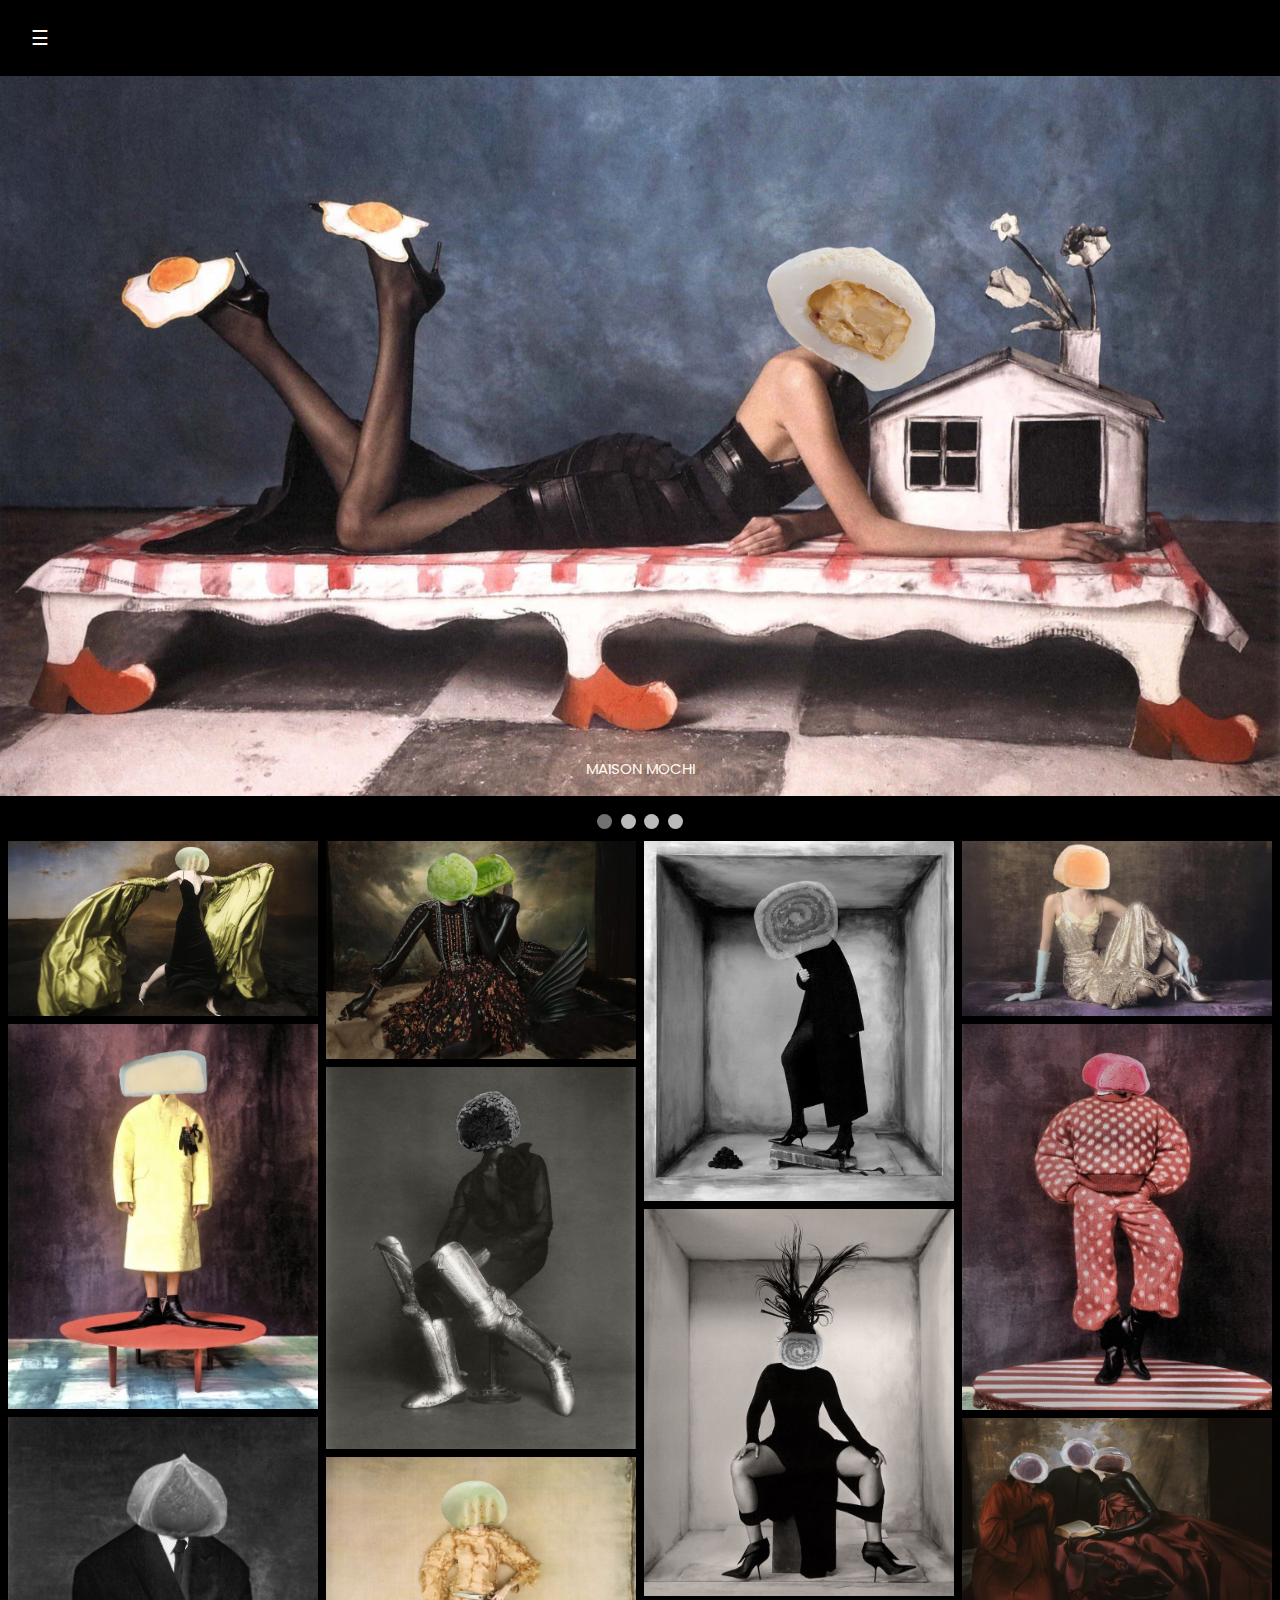
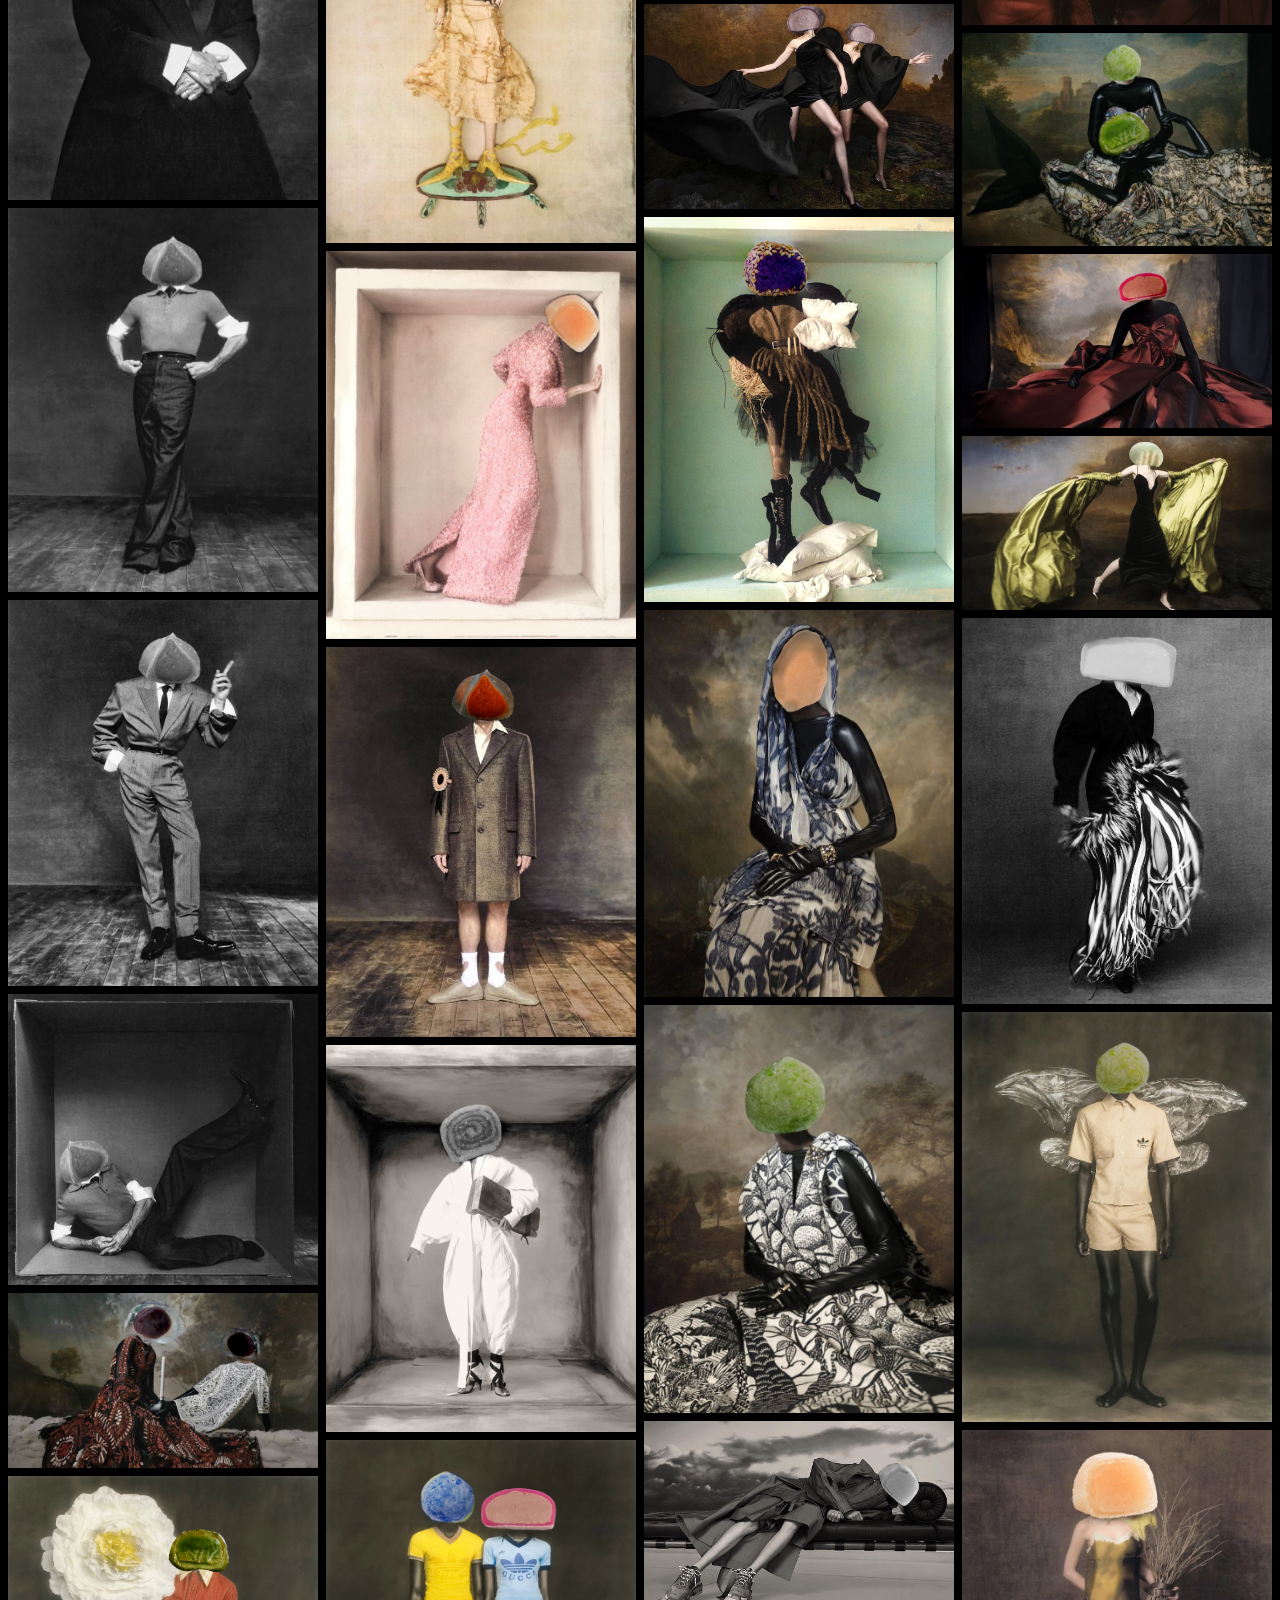
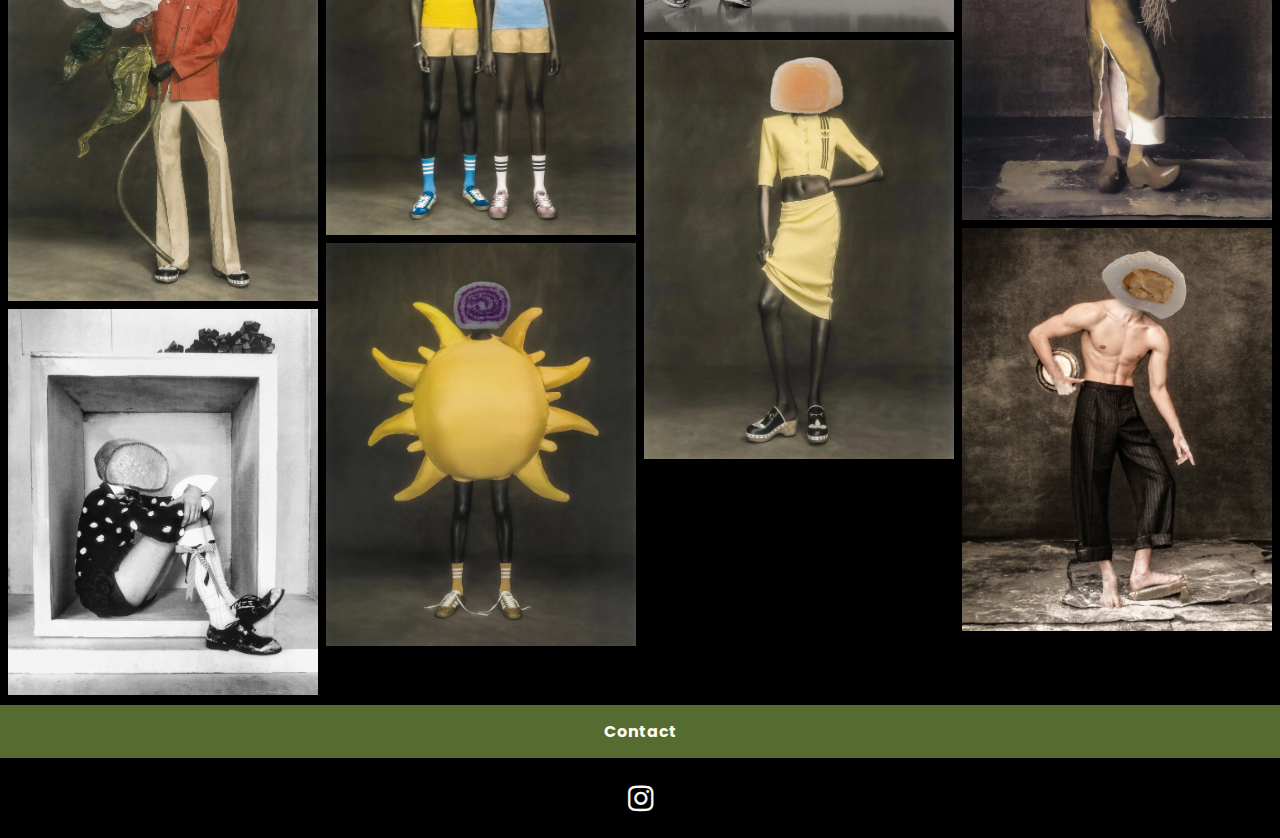
<file: index.html>
<html>
<head>
        <title>Maison Mochi</title>
        <link rel="stylesheet" href="hero style.css">
        <link rel="icon" type="image/x-icon" href="IMG/Mochi.png">
        <link href='https://fonts.googleapis.com/css?family=Poppins' rel='stylesheet'>
        <link rel="stylesheet" href="https://cdnjs.cloudflare.com/ajax/libs/font-awesome/4.7.0/css/font-awesome.min.css">
        <meta name="keywords" content="womens clothes, 80s fashion, fashion designing, fashion designer, fashion blog, mens fashion, fashion designer games, 
        fashion house, fashion show, fashion week">
        <meta name="description" content="Fashion week model opportunities">
</head>
    <style>
        .blockbut {
          font-family: 'poppins';
          font-weight: bolder;
          text-decoration: none;
          width: 100%;
          border: none;
          background-color: darkolivegreen;
          color: floralwhite;
          padding: 14px 28px;
          font-size: 16px;
          cursor: pointer;
          text-align: center;
        }

        .blockbut:hover {
          background-color: floralwhite;
          color: black;
        }
        .block {
            display: flex;
            justify-content: center;
            align-items: center;
            height: 200px;
            border-radius: 10px;
            background-color: floralwhite;
            margin: 30px;
        }
        .center {
            margin: 0;
            position: absolute;
            top: 50%;
            left: 50%;
            -ms-transform: translate(-50%, -50%);
            transform: translate(-50%, -50%);
        }
        .fa {
            padding: 20px;
            padding-right:45px;
            font-size: 30px;
            width: 50px;
            text-align: center;
            text-decoration: none;
            margin: 5px 2px;
        }

        .fa:hover {
            opacity: 0.7;
        }            
        .fa-instagram {
            background: none;
            color: floralwhite;
        }
        * {
            box-sizing: border-box;
        }

        body {
        margin: 0;
        font-family: Arial;
        }

        .header {
        text-align: center;
        padding: 32px;
        }

        .row {
        display: -ms-flexbox; /* IE10 */
        display: flex;
        -ms-flex-wrap: wrap; /* IE10 */
        flex-wrap: wrap;
        padding: 0 4px;
        margin-bottom: 10px;
        }

        /* four equal columns that sit next to each other */
        .column {
        -ms-flex: 25%; /* IE10 */
        flex: 25%;
        max-width: 25%;
        padding: 0 4px;
        }

        .column img {
        margin-top: 8px;
        vertical-align: middle;
        width: 100%;
        }

        /* Responsive layout - makes a two column-layout instead of four columns */
        @media screen and (max-width: 800px) {
        .column {
            -ms-flex: 50%;
            flex: 50%;
            max-width: 50%;
        }
        }

        /* Responsive layout - makes the two columns stack on top of each other instead of next to each other */
        @media screen and (max-width: 600px) {
        .column {
            -ms-flex: 100%;
            flex: 100%;
            max-width: 100%;
        }
        }
    </style>
<body>
    <div id="mySidebar" class="sidebar">
        <a href="javascript:void(0)" class="closebtn" onclick="closeNav()">×</a>
        <a href="index.html">MAISON MOCHI</a>/br
        <a href="about.html">About</a>
        <a href="current.html">Current</a>
        <a href="past.html">Past</a>
        <a href="client.html">Clients</a>
        <a href="contact.html">Contact</a>
      </div>
      
      <div id="main">
        <button class="openbtn" onclick="openNav()">☰</button>  
      </div>
    <div class="slideshow-container">

        <div class="mySlides fade">
          <img src="IMG/woman lying on table in all black dress and heels with faux egg on heels.jpg" alt="woman lying on table in all black dress and heels with faux egg on heels" style="width:100%">
          <div class="text">MAISON MOCHI</div>
        </div>
        
        <div class="mySlides fade">
          <img src="IMG/woman in black shirt with burgundy flowing dress.jpg" alt="woman in black shirt with burgundy flowing dress" style="width:100%">
          <div class="text">MAISON MOCHI</div>
        </div>
        
        <div class="mySlides fade">
          <img src="IMG/two women posing in pattern dresses.jpg" alt="two women posing in pattern dresses" style="width:100%">
          <div class="text">MAISON MOCHI</div>
        </div>
        <div class="mySlides fade">
            <img src="IMG/woman in flowing dress.jpg" alt="woman in flowing dress" style="width:100%">
            <div class="text">MAISON MOCHI</div>
        </div>  
        </div>
        <br>
        <div style="text-align:center">
          <span class="dot"></span> 
          <span class="dot"></span> 
          <span class="dot"></span> 
          <span class="dot"></span> 
        </div>
      
 
   <div class="row"> 
    <div class="column">
        <img src="IMG/woman in flowing dress.jpg" alt="woman in flowing dress" style="width:100%">
        <img src="IMG/man standing on table.jpg" alt="man standing on table" style="width:100%">
        <img src="IMG/willem dafoe posing with hands crossed.jpg" alt="willem dafoe posing with hands crossed" style="width:100%">
        <img src="IMG/willem dafoe posing hands on hips crossed legs.jpg" alt="willem dafoe posing hands on hips crossed legs" style="width:100%">
        <img src="IMG/willem dafoe hand in pocket pointing finger.jpg" alt="willem dafoe hand in pocket pointing finger" style="width:100%">
        <img src="IMG/willem dafoe lounging in large box.jpg" alt="willem dafoe lounging in large box" style="width:100%">
        <img src="IMG/two women posing in pattern dresses.jpg" alt="two women posing in pattern dresses" style="width:100%">
        <img src="IMG/model with oversized flower in hand.jpg" alt="model with oversized flower in hand" style="width:100%">
        <img src="IMG/model sitting in box wearing polka dot top and black shorts.jpg" alt="model sitting in box wearing polka dot top and black shorts" style="width:100%">
     
    </div>
    <div class="column">
        <img src="IMG/two women posing in their pattern dresses.jpg" alt="two women posing in their pattern dresses" style="width:100%">
        <img src="IMG/man wearing black outfit with silver leg armor.jpg" alt="man wearing black outfit with silver leg armor" style="width:100%">
        <img src="IMG/woman in yellow dress and shoes posing on table.jpg" alt="woman in yellow dress and shoes posing on table" style="width:100%">
        <img src="IMG/woman in pink dress and pumps leaning inside large box.jpg" alt="woman in pink dress and pumps leaning inside large box" style="width:100%">
        <img src="IMG/willem dafoe standing in gray suit and heart socks.jpg" alt="willem dafoe standing in gray suit and heart socks" style="width:100%">
        <img src="IMG/solange standing in white jumper with black shoes and handbag.jpg" alt="solange standing in white jumper with black shoes and handbag" style="width:100%">
        <img src="IMG/male and female model wearing mismatched adidas gucci sportswear.jpg" alt="male and female model wearing mismatched adidas gucci sportswear" style="width:100%">
        <img src="IMG/model in untied adidas gucci shoes and socks wearing matching yellow sun costume.jpg" alt="model in untied adidas gucci shoes and socks wearing matching yellow sun costume" style="width:100%">
    </div> 
    <div class="column">
        <img src="IMG/solange in all black.jpg" alt="solange in all black" style="width:100%">
        <img src="IMG/african american woman with freeform hairstyle wearing all black.jpg" alt="african american woman with freeform hairstyle wearing all black" style="width:100%">
        <img src="IMG/two women in flowing black dresses.jpg" alt="two women in flowing black dresses" style="width:100%">
        <img src="IMG/woman in black and brown outfit standing on pillows.jpg" alt="woman in black and brown outfit standing on pillows" style="width:100%">
        <img src="IMG/woman wearing black shirt with white and blue pattern dress and scarf.jpg" alt="woman wearing black shirt with white and blue pattern dress and scarf" style="width:100%">
        <img src="IMG/woman in black shirt with patterned white and black dress.jpg" alt="woman in black shirt with patterned white and black dress" style="width:100%">
        <img src="IMG/boy in duster coat and sneakers laying on cushioned bench.jpg" alt="boy in duster coat and sneakers laying on cushioned bench" style="width:100%">
        <img src="IMG/woman in adidas gucci top with skirt and clogs.jpg" alt="two women posing in their pattern dresses" style="width:100%">
    
    </div>
    <div class="column">
        <img src="IMG/woman posing in yellow and gold dress with white gloves.jpg" alt="woman posing in yellow and gold dress with white gloves" style="width:100%">
        <img src="IMG/man in red outfit with white polka dots and black boots.jpg" alt="man in red outfit with white polka dots and black boots" style="width:100%">
        <img src="IMG/three women in red and black dresses.jpg" alt="three women in red and black dresses" style="width:100%">
        <img src="IMG/two women in black shirts with patterned white and black dresses.jpg" alt="two women in black shirts with patterned white and black dresses" style="width:100%">
        <img src="IMG/woman in black shirt with burgundy flowing dress.jpg" alt="woman in black shirt with burgundy flowing dress" style="width:100%">
        <img src="IMG/woman in flowing dress.jpg" alt="woman in flowing dress" style="width:100%">
        <img src="IMG/model jumping in long striped stranded skirt.jpg" alt="model jumping in long striped stranded skirt" style="width:100%">
        <img src="IMG/model wearing gucci adidas yellow polo and shorts with silver prop wings.jpg" alt="model wearing gucci adidas yellow polo and shorts with silver prop wings" style="width:100%">
        <img src="IMG/women in green dress and matching clogs holding sticks bundled by belt.jpg" alt="women in green dress and matching clogs holding sticks bundled by belt" style="width:100%">
        <img src="IMG/shirtless male in pinstripe slacks holding silver plate.jpg" alt="shirtless male in pinstripe slacks holding silver plate" style="width:100%">
    </div> 
   </div>
   <div>
    <a href="contact.html">
      <button class="blockbut">Contact</button>
    </a>
</div>
    <div class="footer">
        <a href="https://www.instagram.com" class="fa fa-instagram"></a>
    </div>
<script>
    // Sidebar
    function openNav() {
        document.getElementById("mySidebar").style.width = "250px";
        document.getElementById("main").style.marginLeft = "250px";
    }

    function closeNav() {
        document.getElementById("mySidebar").style.width = "0";
        document.getElementById("main").style.marginLeft= "0";
    }
    // Hero Slideshow
    let slideIndex = 0;
        showSlides();
    function showSlides() {
        let i;
        let slides = document.getElementsByClassName("mySlides");
        let dots = document.getElementsByClassName("dot");
        for (i = 0; i < slides.length; i++) {
        slides[i].style.display = "none";  
        }
        slideIndex++;
        if (slideIndex > slides.length) {slideIndex = 1}    
        for (i = 0; i < dots.length; i++) {
        dots[i].className = dots[i].className.replace(" active", "");
        }
        slides[slideIndex-1].style.display = "block";  
        dots[slideIndex-1].className += " active";
        setTimeout(showSlides, 7000); // Change image every 7 seconds
    }
            </script>
</body>
</html>
</file>
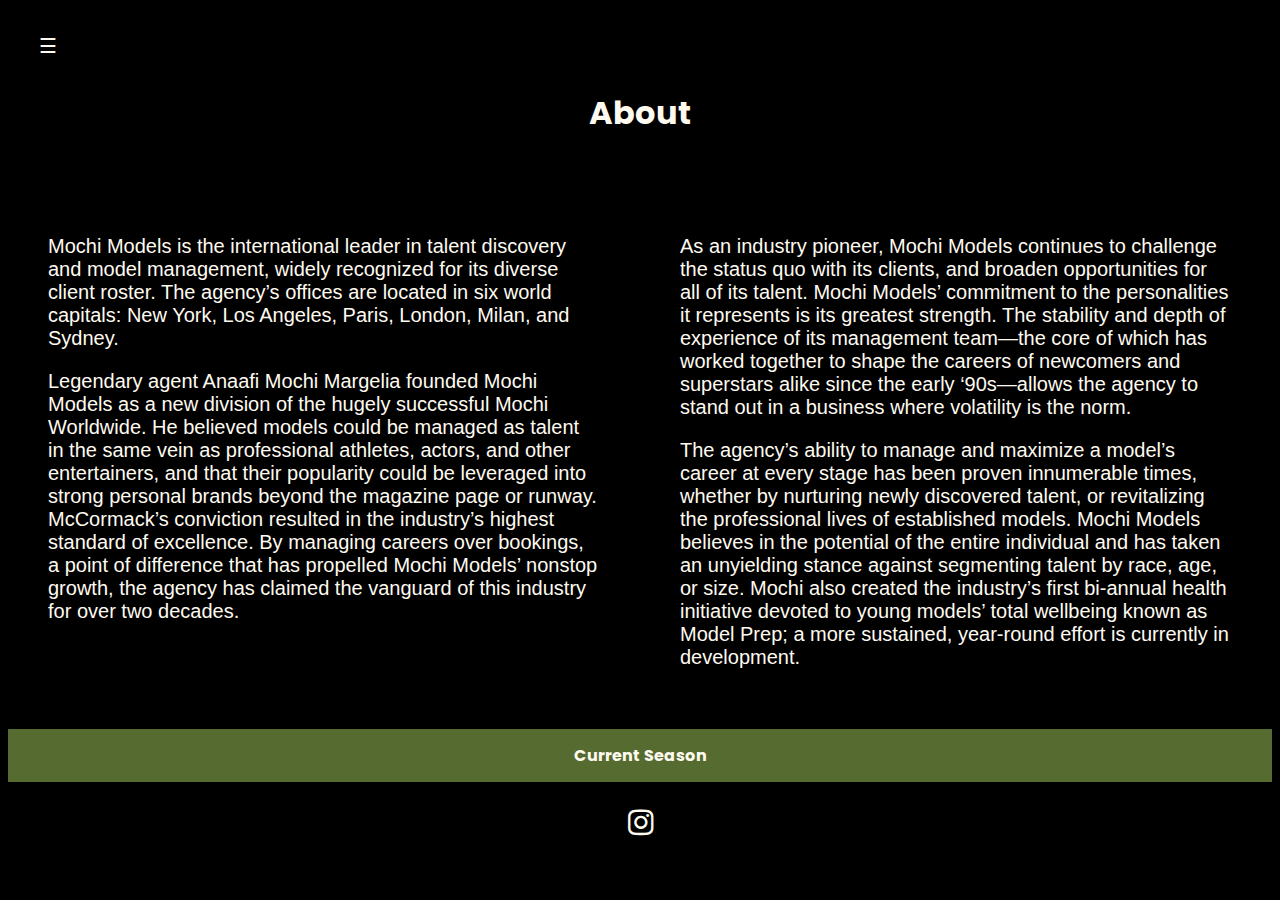
<file: about.html>
<html>
<head>
        <title>Maison Mochi</title>
        <link rel="stylesheet" href="hero style.css">
        <link rel="icon" type="image/x-icon" href="IMG/Mochi.png">
        <link href='https://fonts.googleapis.com/css?family=Poppins' rel='stylesheet'>
        <link rel="stylesheet" href="https://cdnjs.cloudflare.com/ajax/libs/font-awesome/4.7.0/css/font-awesome.min.css">
</head>
    <style>
        .blockbut {
          font-family: 'poppins';
          font-weight: bolder;
          text-decoration: none;
          width: 100%;
          border: none;
          background-color: darkolivegreen;
          color: floralwhite;
          padding: 14px 28px;
          font-size: 16px;
          cursor: pointer;
          text-align: center;
        }

        .blockbut:hover {
          background-color: floralwhite;
          color: black;
        }
        .center {
            margin: 0;
            position: absolute;
            top: 50%;
            left: 50%;
            -ms-transform: translate(-50%, -50%);
            transform: translate(-50%, -50%);
        }
        .fa {
            padding: 20px;
            padding-right:45px;
            font-size: 30px;
            width: 50px;
            text-align: center;
            text-decoration: none;
            margin: 5px 2px;
        }

        .fa:hover {
            opacity: 0.7;
        }            
        .fa-instagram {
            background: none;
            color: floralwhite;
        }
        * {
            box-sizing: border-box;
        }
        .row {
          display: flex;
          font-family: 'helvetica';
          color: floralwhite;
          font-size: 20px;
        }

        .column {
          flex: 50%;
        }
    </style>
<body>
    <div id="mySidebar" class="sidebar">
        <a href="javascript:void(0)" class="closebtn" onclick="closeNav()">×</a>
        <a href="index.html">MAISON MOCHI</a>/br
        <a href="about.html">About</a>
        <a href="current.html">Current</a>
        <a href="past.html">Past</a>
        <a href="client.html">Clients</a>
        <a href="contact.html">Contact</a>
      </div>
      <div id="main">
        <button class="openbtn" onclick="openNav()">☰</button>  
        <div class="heroheader"><h1>About</h1></div>
      </div>
      <div class="row">
        <div class="column">

          <p>Mochi Models is the international leader in talent discovery and model management, widely recognized for its diverse client roster. The agency’s offices are located in six world capitals: New York, Los Angeles, Paris, London, Milan, and Sydney.</p><p>
            Legendary agent Anaafi Mochi Margelia founded Mochi Models as a new division of the hugely successful Mochi Worldwide. He believed models could be managed as talent in the same vein as professional athletes, actors, and other entertainers, and that their popularity could be leveraged into strong personal brands beyond the magazine page or runway. McCormack’s conviction resulted in the industry’s highest standard of excellence. By managing careers over bookings, a point of difference that has propelled Mochi Models’ nonstop growth, the agency has claimed the vanguard of this industry for over two decades.</p>
        </div>
        <div class="column">
          <p>
            As an industry pioneer, Mochi Models continues to challenge the status quo with its clients, and broaden opportunities for all of its talent.
            Mochi Models’ commitment to the personalities it represents is its greatest strength. The stability and depth of experience of its management team—the core of which has worked together to shape the careers of newcomers and superstars alike since the early ‘90s—allows the agency to stand out in a business where volatility is the norm.</p><p>
            The agency’s ability to manage and maximize a model’s career at every stage has been proven innumerable times, whether by nurturing newly discovered talent, or revitalizing the professional lives of established models. Mochi Models believes in the potential of the entire individual and has taken an unyielding stance against segmenting talent by race, age, or size. Mochi also created the industry’s first bi-annual health initiative devoted to young models’ total wellbeing known as Model Prep; a more sustained, year-round effort is currently in development.</p>
      </div>
    </div>
    <div>
        <a href="current.html">
          <button class="blockbut">Current Season</button>
        </a>
    </div>
    <div class="footer">
        <a href="https://www.instagram.com" class="fa fa-instagram"></a>
    </div>
<script>
    // Sidebar
    function openNav() {
        document.getElementById("mySidebar").style.width = "250px";
        document.getElementById("main").style.marginLeft = "250px";
    }

    function closeNav() {
        document.getElementById("mySidebar").style.width = "0";
        document.getElementById("main").style.marginLeft= "0";
    }
   </script>
</body>
</html>
</file>
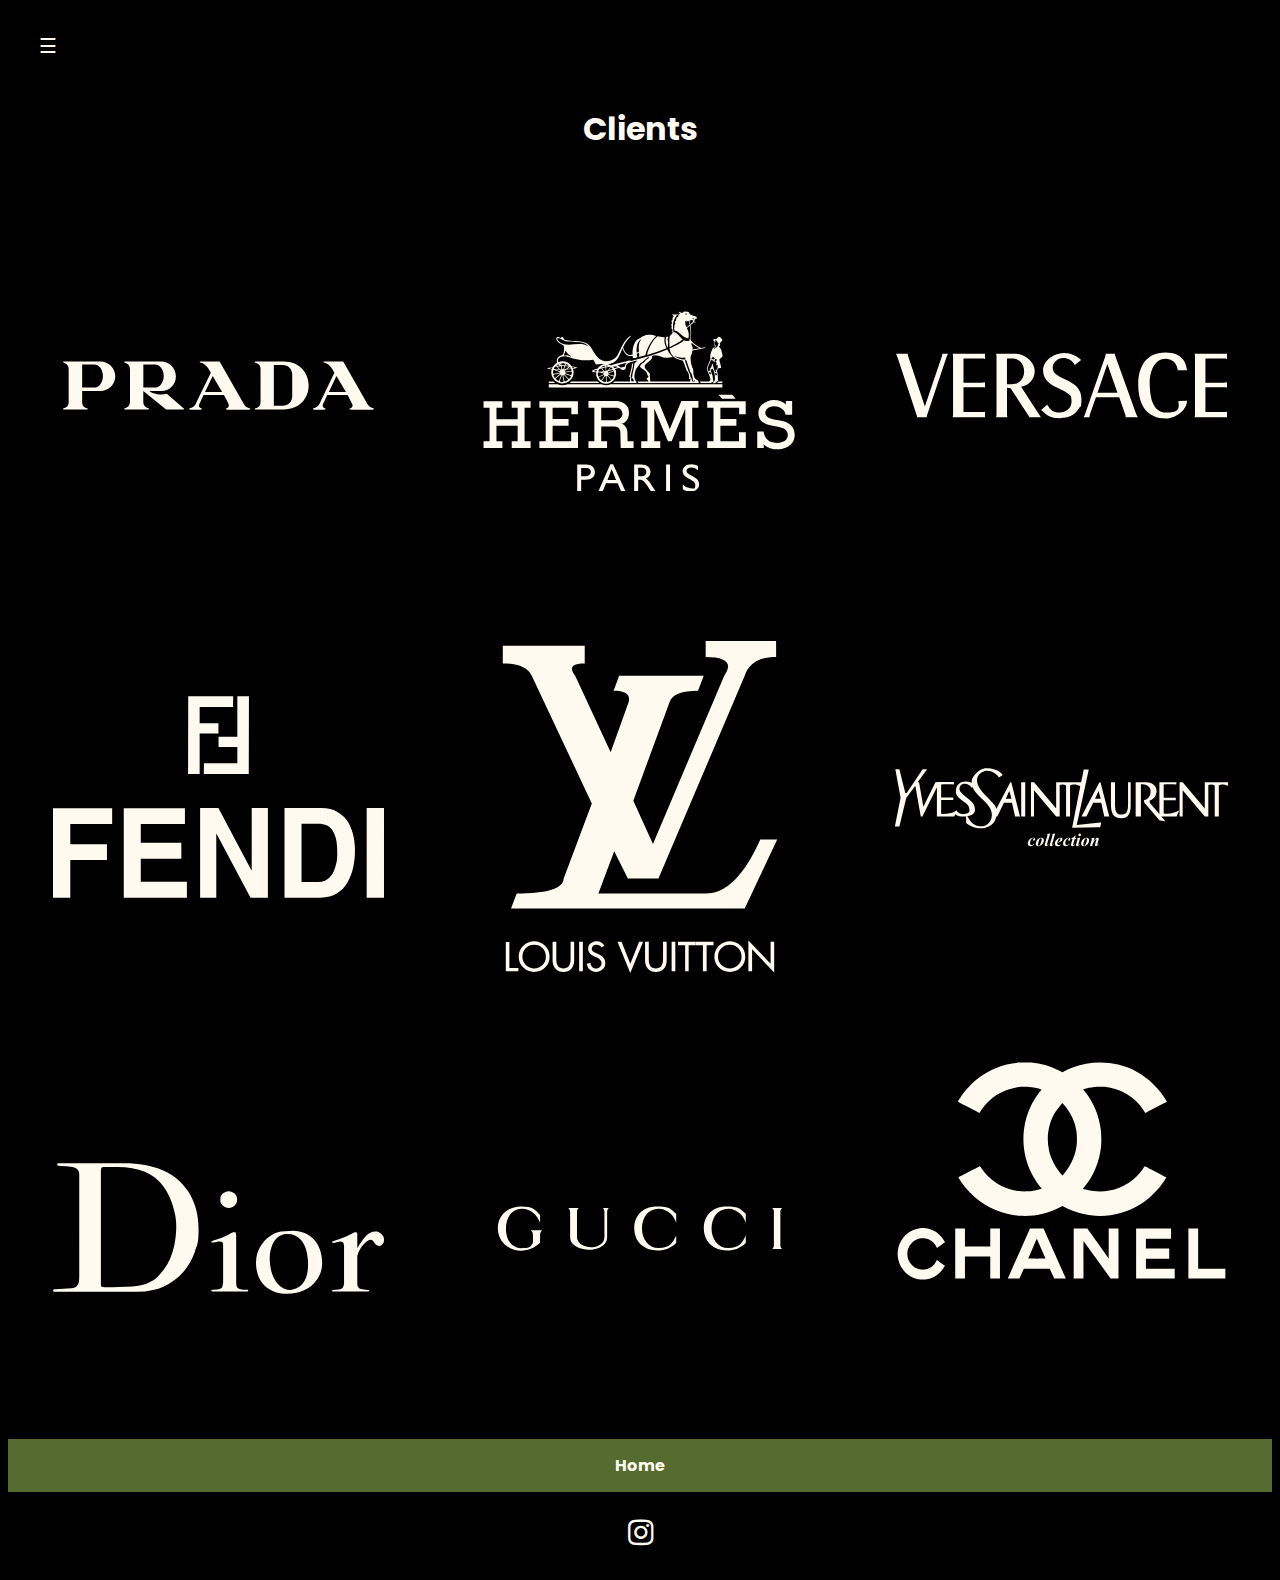
<file: client.html>
<html>
<head>
        <title>Maison Mochi</title>
        <link rel="stylesheet" href="hero style.css">
        <link rel="icon" type="image/x-icon" href="IMG/Mochi.png">
        <link href='https://fonts.googleapis.com/css?family=Poppins' rel='stylesheet'>
        <link rel="stylesheet" href="https://cdnjs.cloudflare.com/ajax/libs/font-awesome/4.7.0/css/font-awesome.min.css">
</head>
    <style>
            .blockbut {
          font-family: 'poppins';
          font-weight: bolder;
          text-decoration: none;
          width: 100%;
          border: none;
          background-color: darkolivegreen;
          color: floralwhite;
          padding: 14px 28px;
          font-size: 16px;
          cursor: pointer;
          text-align: center;
        }

        .blockbut:hover {
          background-color: floralwhite;
          color: black;
        }
        .block {
            display: flex;
            justify-content: center;
            align-items: center;
            height: 200px;
            border-radius: 10px;
            background-color: floralwhite;
            margin: 30px;
        }
        .center {
            margin: 0;
            position: absolute;
            top: 50%;
            left: 50%;
            -ms-transform: translate(-50%, -50%);
            transform: translate(-50%, -50%);
        }
        .fa {
            padding: 20px;
            padding-right:45px;
            font-size: 30px;
            width: 50px;
            text-align: center;
            text-decoration: none;
            margin: 5px 2px;
        }
        .fa:hover {
            opacity: 0.7;
        }            
        .fa-instagram {
            background: none;
            color: floralwhite;
        }
        * {
            box-sizing: border-box;
        }

        
    </style>
<body>
    <div id="mySidebar" class="sidebar">
        <a href="javascript:void(0)" class="closebtn" onclick="closeNav()">×</a>
        <a href="index.html">MAISON MOCHI</a>/br
        <a href="about.html">About</a>
        <a href="current.html">Current</a>
        <a href="past.html">Past</a>
        <a href="client.html">Clients</a>
        <a href="contact.html">Contact</a>
      </div>
      <div id="main">
        <button class="openbtn" onclick="openNav()">☰</button>  
      </div>
   <div class="heroheader"><h1>Clients</h1></div>
   <div class="row">
    <div class="column">
      <img src="IMG/prada.svg" alt="prada-logo" style="width:100%">
    </div>
    <div class="column">
      <img src="IMG/hermes.svg" alt="hermes-logo" style="width:100%">
    </div>
    <div class="column">
      <img src="IMG/versace.svg" alt="versace-logo" style="width:100%">
    </div>
  </div>
  <div class="row">
    <div class="column">
      <img src="IMG/fendi.svg" alt="fendi-logo" style="width:100%">
    </div>
    <div class="column">
      <img src="IMG/louis-vuitton.svg" alt="louis-vuitton-logo" style="width:100%">
    </div>
    <div class="column">
      <img src="IMG/yves-saint-laurent.svg" alt="yves-saint-laurent-logo" style="width:100%">
    </div>
  </div>
  <div class="row">
    <div class="column">
      <img src="IMG/dior.svg" alt="dior-logo" style="width:100%">
    </div>
    <div class="column">
      <img src="IMG/gucci.svg" alt="gucci-logo" style="width:100%">
    </div>
    <div class="column">
      <img src="IMG/chanel.svg" alt="chanel-logo" style="width:100%">
    </div>
  </div>
  <div>
    <a href="index.html">
      <button class="blockbut">Home</button>
    </a>
</div>
    <div class="footer">
        <a href="https://www.instagram.com" class="fa fa-instagram"></a>
    </div>
<script>
    // Sidebar
    function openNav() {
        document.getElementById("mySidebar").style.width = "250px";
        document.getElementById("main").style.marginLeft = "250px";
    }

    function closeNav() {
        document.getElementById("mySidebar").style.width = "0";
        document.getElementById("main").style.marginLeft= "0";
    }
    
</script>
</body>
</html>
</file>
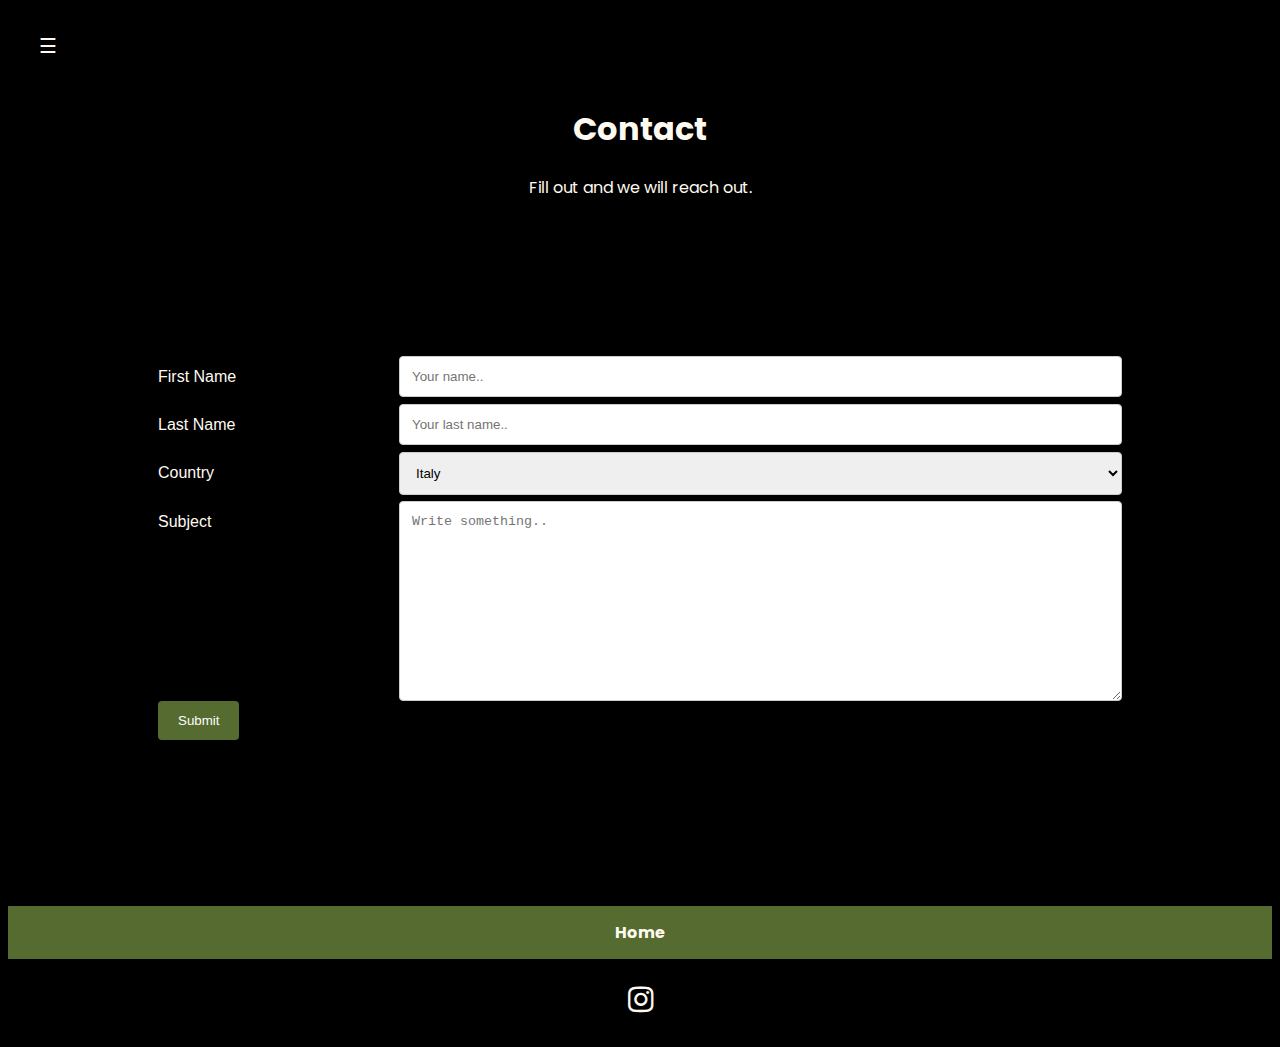
<file: contact.html>
<html>
<head>
        <title>Maison Mochi</title>
        <link rel="stylesheet" href="hero style.css">
        <link rel="icon" type="image/x-icon" href="IMG/Mochi.png">
        <link href='https://fonts.googleapis.com/css?family=Poppins' rel='stylesheet'>
        <link rel="stylesheet" href="https://cdnjs.cloudflare.com/ajax/libs/font-awesome/4.7.0/css/font-awesome.min.css">
</head>
    <style>
        .blockbut {
          font-family: 'poppins';
          font-weight: bolder;
          text-decoration: none;
          width: 100%;
          border: none;
          background-color: darkolivegreen;
          color: floralwhite;
          padding: 14px 28px;
          font-size: 16px;
          cursor: pointer;
          text-align: center;
        }

        .blockbut:hover {
          background-color: floralwhite;
          color: black;
        }
        .block {
            display: flex;
            justify-content: center;
            align-items: center;
            height: 200px;
            border-radius: 10px;
            background-color: floralwhite;
            margin: 30px;
        }
        .center {
            margin: 0;
            position: absolute;
            top: 50%;
            left: 50%;
            -ms-transform: translate(-50%, -50%);
            transform: translate(-50%, -50%);
        }
        .fa {
            padding: 20px;
            padding-right:45px;
            font-size: 30px;
            width: 50px;
            text-align: center;
            text-decoration: none;
            margin: 5px 2px;
        }
        .fa:hover {
            opacity: 0.7;
        }            
        .fa-instagram {
            background: none;
            color: floralwhite;
        }
        * {
            box-sizing: border-box;
        }

        input[type=text], select, textarea {
            width: 100%;
            padding: 12px;
            border: 1px solid #ccc;
            border-radius: 4px;
            resize: vertical;
        }

        label {
          padding: 12px 12px 12px 0;
          display: inline-block;
        }

        input[type=submit] {
          background-color: darkolivegreen;
          color: white;
          padding: 12px 20px;
          border: none;
          border-radius: 4px;
          cursor: pointer;
          float: right;
        }

        input[type=submit]:hover {
          background-color: darkolivegreen;
        }

        .container {
          border-radius: 5px;
          background-color: black;
          padding: 100px;
          margin: 50;
        }

        .col-25 {
          float: left;
          width: 25%;
          margin-top: 6px;
          background-color: black;
          color: floralwhite;
        }

        .col-75 {
          float: left;
          width: 75%;
          margin-top: 6px;
        }
        .row {  
          font-family: 'helvetica';
        }
        /* Clear floats after the columns */
        .row:after {
          content: "";
          display: table;
          clear: both;
        }

        /* Responsive layout - when the screen is less than 600px wide, make the two columns stack on top of each other instead of next to each other */
        @media screen and (max-width: 600px) {
          .col-25, .col-75, input[type=submit] {
            width: 100%;
            margin-top: 0;
          }
        }      
    </style>
<body>
    <div id="mySidebar" class="sidebar">
        <a href="javascript:void(0)" class="closebtn" onclick="closeNav()">×</a>
        <a href="index.html">MAISON MOCHI</a>/br
        <a href="about.html">About</a>
        <a href="current.html">Current</a>
        <a href="past.html">Past</a>
        <a href="client.html">Clients</a>
        <a href="contact.html">Contact</a>
      </div>
      
      <div id="main">
        <button class="openbtn" onclick="openNav()">☰</button>  
      </div>

   <div class="heroheader"><h1>Contact</h1><p>Fill out and we will reach out.</p></div>
   <div class="container">
    <form action="/action_page.php">
      <div class="row">
        <div class="col-25">
          <label for="fname">First Name</label>
        </div>
        <div class="col-75">
          <input type="text" id="fname" name="firstname" placeholder="Your name..">
        </div>
      </div>
      <div class="row">
        <div class="col-25">
          <label for="lname">Last Name</label>
        </div>
        <div class="col-75">
          <input type="text" id="lname" name="lastname" placeholder="Your last name..">
        </div>
      </div>
      <div class="row">
        <div class="col-25">
          <label for="country">Country</label>
        </div>
        <div class="col-75">
          <select id="country" name="country">
            <option value="italy">Italy</option>
            <option value="great britain">Great Britain</option>
            <option value="usa">USA</option>
            <option value="other">Other</option>
          </select>
        </div>
      </div>
      <div class="row">
        <div class="col-25">
          <label for="subject">Subject</label>
        </div>
        <div class="col-75">
          <textarea id="subject" name="subject" placeholder="Write something.." style="height:200px"></textarea>
        </div>
      </div>
      <div class="row">
        <input type="submit" value="Submit">
      </div>
    </form>
  </div>
  <div>
    <a href="index.html">
      <button class="blockbut">Home</button>
    </a>
</div>
    <div class="footer">
        <a href="https://www.instagram.com" class="fa fa-instagram"></a>
    </div>
<script>
    // Sidebar
    function openNav() {
        document.getElementById("mySidebar").style.width = "250px";
        document.getElementById("main").style.marginLeft = "250px";
    }

    function closeNav() {
        document.getElementById("mySidebar").style.width = "0";
        document.getElementById("main").style.marginLeft= "0";
    }
    
</script>
</body>
</html>
</file>
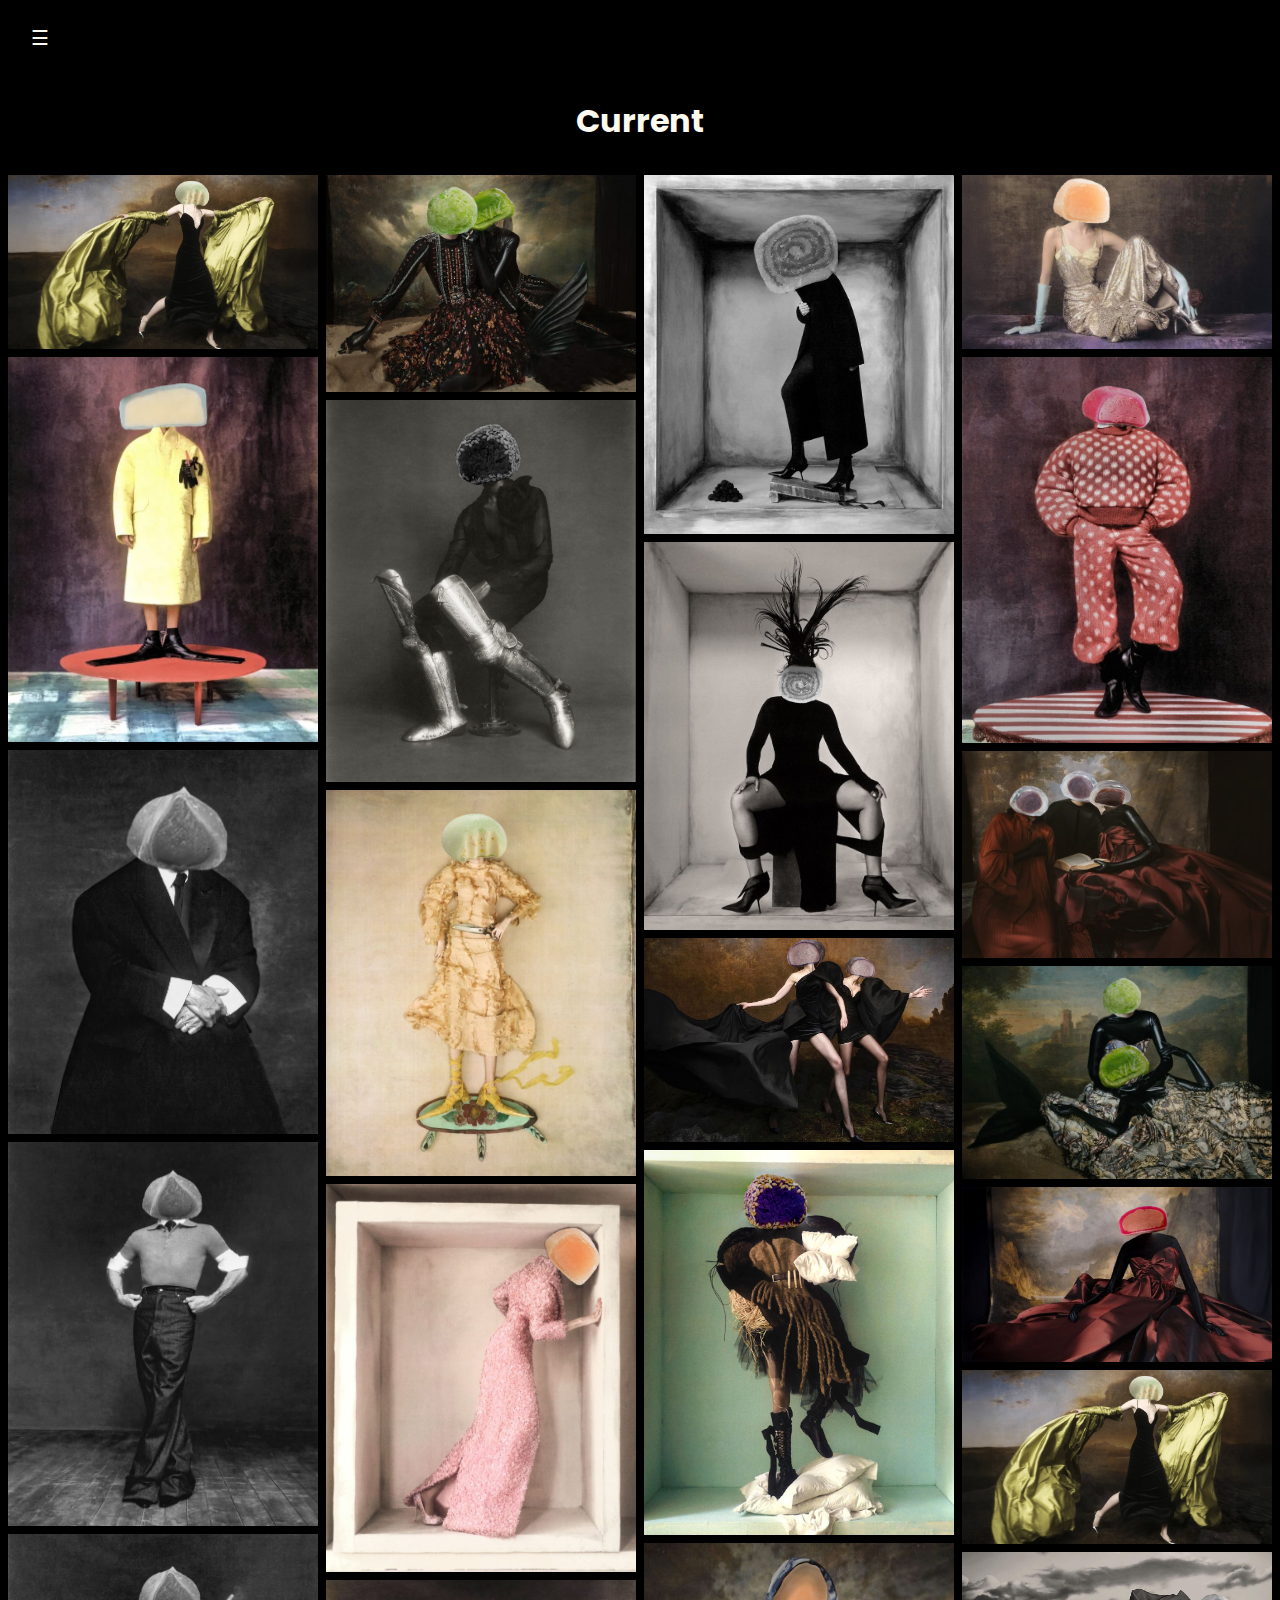
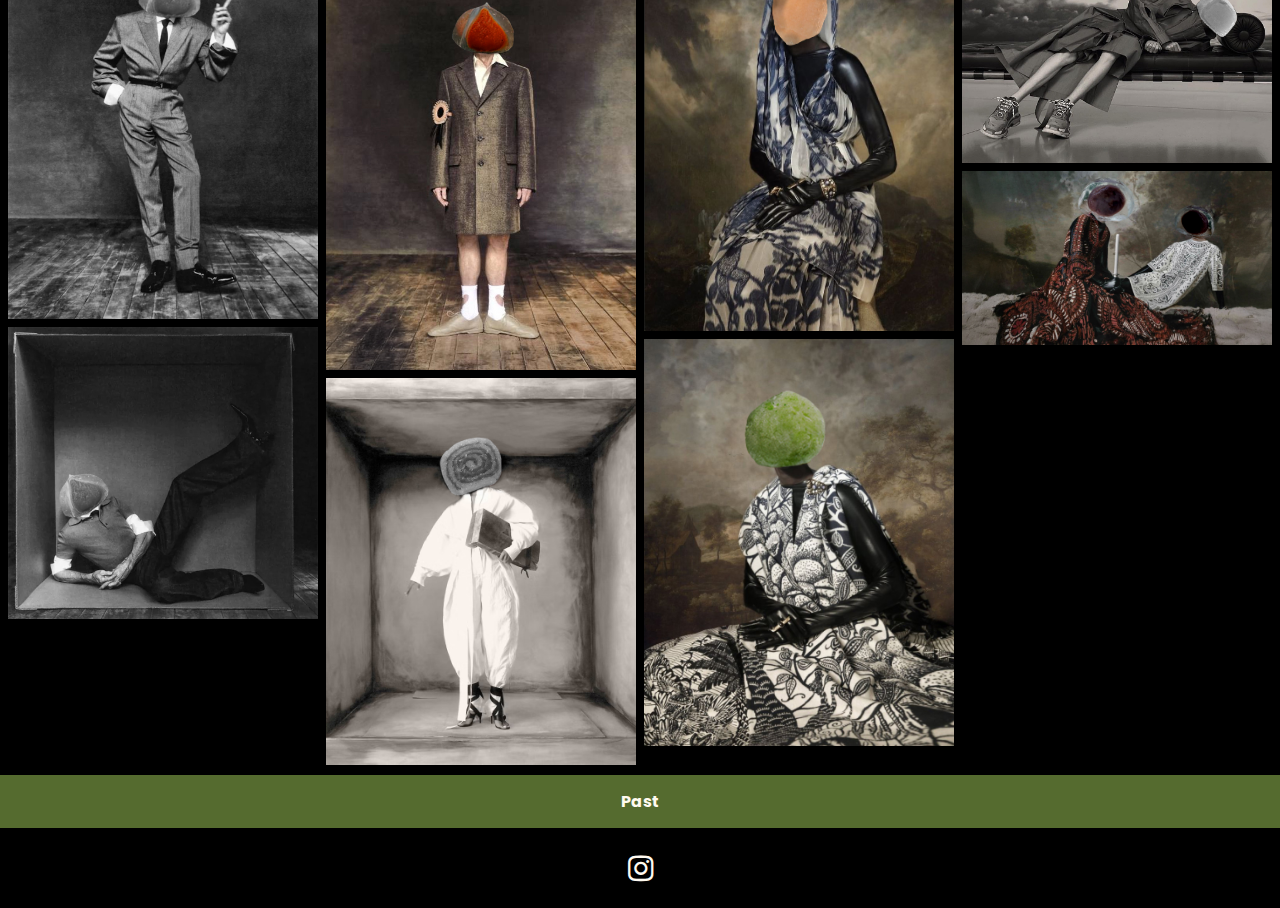
<file: current.html>
<html>
<head>
        <title>Maison Mochi</title>
        <link rel="stylesheet" href="hero style.css">
        <link rel="icon" type="image/x-icon" href="IMG/Mochi.png">
        <link href='https://fonts.googleapis.com/css?family=Poppins' rel='stylesheet'>
        <link rel="stylesheet" href="https://cdnjs.cloudflare.com/ajax/libs/font-awesome/4.7.0/css/font-awesome.min.css">
</head>
    <style>
        .blockbut {
          font-family: 'poppins';
          font-weight: bolder;
          text-decoration: none;
          width: 100%;
          border: none;
          background-color: darkolivegreen;
          color: floralwhite;
          padding: 14px 28px;
          font-size: 16px;
          cursor: pointer;
          text-align: center;
        }

        .blockbut:hover {
          background-color: floralwhite;
          color: black;
        }
        .block {
            display: flex;
            justify-content: center;
            align-items: center;
            height: 200px;
            border-radius: 10px;
            background-color: floralwhite;
            margin: 30px;
        }
        .center {
            margin: 0;
            position: absolute;
            top: 50%;
            left: 50%;
            -ms-transform: translate(-50%, -50%);
            transform: translate(-50%, -50%);
        }
        .fa {
            padding: 20px;
            padding-right:45px;
            font-size: 30px;
            width: 50px;
            text-align: center;
            text-decoration: none;
            margin: 5px 2px;
        }

        .fa:hover {
            opacity: 0.7;
        }            
        .fa-instagram {
            background: none;
            color: floralwhite;
        }
        * {
  box-sizing: border-box;
}

body {
  margin: 0;
  font-family: Arial;
}

.header {
  text-align: center;
  padding: 32px;
}

.row {
  display: -ms-flexbox; /* IE10 */
  display: flex;
  -ms-flex-wrap: wrap; /* IE10 */
  flex-wrap: wrap;
  padding: 0 4px;
  margin-bottom: 10px;
}

/* Create four equal columns that sits next to each other */
.column {
  -ms-flex: 25%; /* IE10 */
  flex: 25%;
  max-width: 25%;
  padding: 0 4px;
}

.column img {
  margin-top: 8px;
  vertical-align: middle;
  width: 100%;
}

/* Responsive layout - makes a two column-layout instead of four columns */
@media screen and (max-width: 800px) {
  .column {
    -ms-flex: 50%;
    flex: 50%;
    max-width: 50%;
  }
}

/* Responsive layout - makes the two columns stack on top of each other instead of next to each other */
@media screen and (max-width: 600px) {
  .column {
    -ms-flex: 100%;
    flex: 100%;
    max-width: 100%;
  }
}
    </style>
<body>
    <div id="mySidebar" class="sidebar">
        <a href="javascript:void(0)" class="closebtn" onclick="closeNav()">×</a>
        <a href="index.html">MAISON MOCHI</a>/br
        <a href="about.html">About</a>
        <a href="current.html">Current</a>
        <a href="past.html">Past</a>
        <a href="client.html">Clients</a>
        <a href="contact.html">Contact</a>
      </div>
      
      <div id="main">
        <button class="openbtn" onclick="openNav()">☰</button>  
      </div>
 
   <div class="heroheader"><h1>Current</h1></div>
   <div class="row"> 
    <div class="column">
      <img src="IMG/woman in flowing dress.jpg" alt="woman in flowing dress" style="width:100%">
      <img src="IMG/man standing on table.jpg" alt="man standing on table" style="width:100%">
      <img src="IMG/willem dafoe posing with hands crossed.jpg" alt="willem dafoe posing with hands crossed" style="width:100%">
      <img src="IMG/willem dafoe posing hands on hips crossed legs.jpg" alt="willem dafoe posing hands on hips crossed legs" style="width:100%">
      <img src="IMG/willem dafoe hand in pocket pointing finger.jpg" alt="willem dafoe hand in pocket pointing finger" style="width:100%">
      <img src="IMG/willem dafoe lounging in large box.jpg" alt="willem dafoe lounging in large box" style="width:100%">

  </div>
  <div class="column">
      <img src="IMG/two women posing in their pattern dresses.jpg" alt="two women posing in their pattern dresses" style="width:100%">
      <img src="IMG/man wearing black outfit with silver leg armor.jpg" alt="man wearing black outfit with silver leg armor" style="width:100%">
      <img src="IMG/woman in yellow dress and shoes posing on table.jpg" alt="woman in yellow dress and shoes posing on table" style="width:100%">
      <img src="IMG/woman in pink dress and pumps leaning inside large box.jpg" alt="woman in pink dress and pumps leaning inside large box" style="width:100%">
      <img src="IMG/willem dafoe standing in gray suit and heart socks.jpg" alt="willem dafoe standing in gray suit and heart socks" style="width:100%">
      <img src="IMG/solange standing in white jumper with black shoes and handbag.jpg" alt="solange standing in white jumper with black shoes and handbag" style="width:100%">
  </div> 
  <div class="column">
      <img src="IMG/solange in all black.jpg" alt="solange in all black" style="width:100%">
      <img src="IMG/african american woman with freeform hairstyle wearing all black.jpg" alt="african american woman with freeform hairstyle wearing all black" style="width:100%">
      <img src="IMG/two women in flowing black dresses.jpg" alt="two women in flowing black dresses" style="width:100%">
      <img src="IMG/woman in black and brown outfit standing on pillows.jpg" alt="woman in black and brown outfit standing on pillows" style="width:100%">
      <img src="IMG/woman wearing black shirt with white and blue pattern dress and scarf.jpg" alt="woman wearing black shirt with white and blue pattern dress and scarf" style="width:100%">
      <img src="IMG/woman in black shirt with patterned white and black dress.jpg" alt="woman in black shirt with patterned white and black dress" style="width:100%">
    
  </div>
  <div class="column">
      <img src="IMG/woman posing in yellow and gold dress with white gloves.jpg" alt="woman posing in yellow and gold dress with white gloves" style="width:100%">
      <img src="IMG/man in red outfit with white polka dots and black boots.jpg" alt="man in red outfit with white polka dots and black boots" style="width:100%">
      <img src="IMG/three women in red and black dresses.jpg" alt="three women in red and black dresses" style="width:100%">
      <img src="IMG/two women in black shirts with patterned white and black dresses.jpg" alt="two women in black shirts with patterned white and black dresses" style="width:100%">
      <img src="IMG/woman in black shirt with burgundy flowing dress.jpg" alt="woman in black shirt with burgundy flowing dress" style="width:100%">
      <img src="IMG/woman in flowing dress.jpg" alt="woman in flowing dress" style="width:100%">
      <img src="IMG/boy in duster coat and sneakers laying on cushioned bench.jpg" alt="boy in duster coat and sneakers laying on cushioned bench" style="width:100%">
      <img src="IMG/two women posing in pattern dresses.jpg" alt="two women posing in pattern dresses" style="width:100%">
  </div> 
   </div>
   <div>
    <a href="past.html">
      <button class="blockbut">Past</button>
    </a>
</div>
    <div class="footer">
        <a href="https://www.instagram.com" class="fa fa-instagram"></a>
    </div>
<script>
    // Sidebar
    function openNav() {
        document.getElementById("mySidebar").style.width = "250px";
        document.getElementById("main").style.marginLeft = "250px";
    }

    function closeNav() {
        document.getElementById("mySidebar").style.width = "0";
        document.getElementById("main").style.marginLeft= "0";
    }
    // Hero Slideshow
    let slideIndex = 0;
        showSlides();
    function showSlides() {
        let i;
        let slides = document.getElementsByClassName("mySlides");
        let dots = document.getElementsByClassName("dot");
        for (i = 0; i < slides.length; i++) {
        slides[i].style.display = "none";  
        }
        slideIndex++;
        if (slideIndex > slides.length) {slideIndex = 1}    
        for (i = 0; i < dots.length; i++) {
        dots[i].className = dots[i].className.replace(" active", "");
        }
        slides[slideIndex-1].style.display = "block";  
        dots[slideIndex-1].className += " active";
        setTimeout(showSlides, 7000); // Change image every 7 seconds
    }
    // Change image every 5 seconds
            </script>
</body>
</html>
</file>
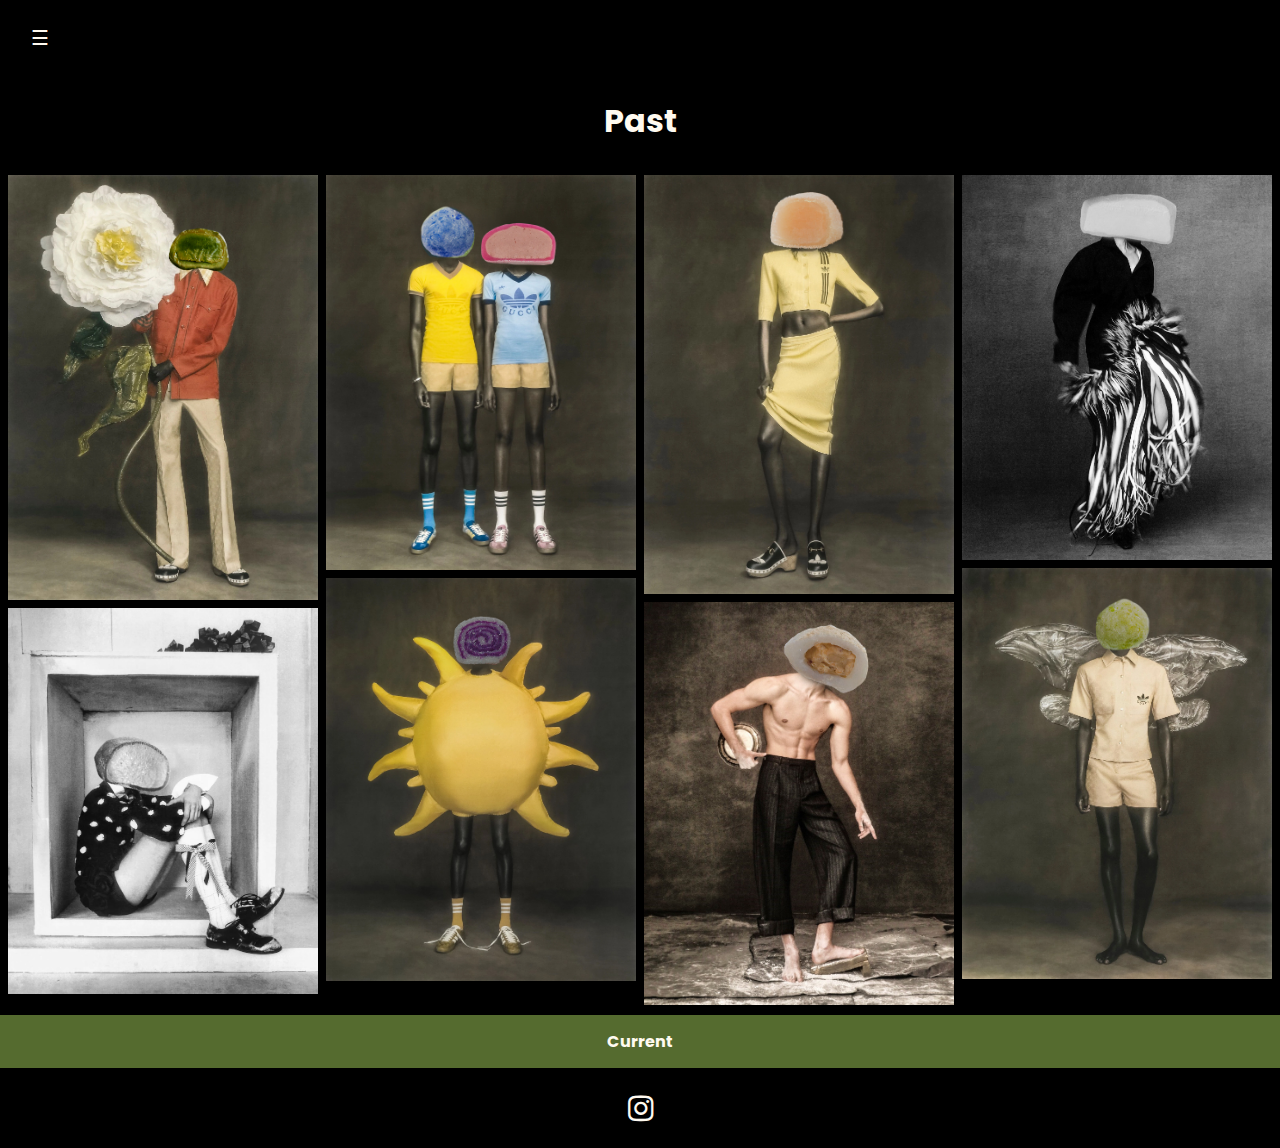
<file: past.html>
<html>
<head>
        <title>Maison Mochi</title>
        <link rel="stylesheet" href="hero style.css">
        <link rel="icon" type="image/x-icon" href="IMG/Mochi.png">
        <link href='https://fonts.googleapis.com/css?family=Poppins' rel='stylesheet'>
        <link rel="stylesheet" href="https://cdnjs.cloudflare.com/ajax/libs/font-awesome/4.7.0/css/font-awesome.min.css">
</head>
    <style>
        .blockbut {
          font-family: 'poppins';
          font-weight: bolder;
          text-decoration: none;
          width: 100%;
          border: none;
          background-color: darkolivegreen;
          color: floralwhite;
          padding: 14px 28px;
          font-size: 16px;
          cursor: pointer;
          text-align: center;
        }

        .blockbut:hover {
          background-color: floralwhite;
          color: black;
        }
        .block {
            display: flex;
            justify-content: center;
            align-items: center;
            height: 200px;
            border-radius: 10px;
            background-color: floralwhite;
            margin: 30px;
        }
        .center {
            margin: 0;
            position: absolute;
            top: 50%;
            left: 50%;
            -ms-transform: translate(-50%, -50%);
            transform: translate(-50%, -50%);
        }
        .fa {
            padding: 20px;
            padding-right:45px;
            font-size: 30px;
            width: 50px;
            text-align: center;
            text-decoration: none;
            margin: 5px 2px;
        }

        .fa:hover {
            opacity: 0.7;
        }            
        .fa-instagram {
            background: none;
            color: floralwhite;
        }
        * {
  box-sizing: border-box;
}

body {
  margin: 0;
  font-family: Arial;
}

.header {
  text-align: center;
  padding: 32px;
}

.row {
  display: -ms-flexbox; /* IE10 */
  display: flex;
  -ms-flex-wrap: wrap; /* IE10 */
  flex-wrap: wrap;
  padding: 0 4px;
  margin-bottom: 10px;
}

/* Create four equal columns that sits next to each other */
.column {
  -ms-flex: 25%; /* IE10 */
  flex: 25%;
  max-width: 25%;
  padding: 0 4px;
}

.column img {
  margin-top: 8px;
  vertical-align: middle;
  width: 100%;
}

/* Responsive layout - makes a two column-layout instead of four columns */
@media screen and (max-width: 800px) {
  .column {
    -ms-flex: 50%;
    flex: 50%;
    max-width: 50%;
  }
}

/* Responsive layout - makes the two columns stack on top of each other instead of next to each other */
@media screen and (max-width: 600px) {
  .column {
    -ms-flex: 100%;
    flex: 100%;
    max-width: 100%;
  }
}
    </style>
<body>
    <div id="mySidebar" class="sidebar">
        <a href="javascript:void(0)" class="closebtn" onclick="closeNav()">×</a>
        <a href="index.html">MAISON MOCHI</a>/br
        <a href="about.html">About</a>
        <a href="current.html">Current</a>
        <a href="past.html">Past</a>
        <a href="client.html">Clients</a>
        <a href="contact.html">Contact</a>
      </div>
      
      <div id="main">
        <button class="openbtn" onclick="openNav()">☰</button>  
      </div>
 
   <div class="heroheader"><h1>Past</h1></div>
   <div class="row"> 
    <div class="column">
      <img src="IMG/model with oversized flower in hand.jpg" alt="model with oversized flower in hand" style="width:100%">
      <img src="IMG/model sitting in box wearing polka dot top and black shorts.jpg" alt="model sitting in box wearing polka dot top and black shorts" style="width:100%">
      
  </div>
  <div class="column">
    <img src="IMG/male and female model wearing mismatched adidas gucci sportswear.jpg" alt="male and female model wearing mismatched adidas gucci sportswear" style="width:100%">
    <img src="IMG/model in untied adidas gucci shoes and socks wearing matching yellow sun costume.jpg" alt="model in untied adidas gucci shoes and socks wearing matching yellow sun costume" style="width:100%">
  </div> 
  <div class="column">
    <img src="IMG/woman in adidas gucci top with skirt and clogs.jpg" alt="two women posing in their pattern dresses" style="width:100%">
    <img src="IMG/shirtless male in pinstripe slacks holding silver plate.jpg" alt="shirtless male in pinstripe slacks holding silver plate" style="width:100%">
</div> 
<div class="column">
  <img src="IMG/model jumping in long striped stranded skirt.jpg" alt="model jumping in long striped stranded skirt" style="width:100%">
  <img src="IMG/model wearing gucci adidas yellow polo and shorts with silver prop wings.jpg" alt="model wearing gucci adidas yellow polo and shorts with silver prop wings" style="width:100%">
</div> 
   </div>
   <div>
    <a href="current.html">
      <button class="blockbut">Current</button>
    </a>
</div>
    <div class="footer">
        <a href="https://www.instagram.com" class="fa fa-instagram"></a>
    </div>
<script>
    // Sidebar
    function openNav() {
        document.getElementById("mySidebar").style.width = "250px";
        document.getElementById("main").style.marginLeft = "250px";
    }

    function closeNav() {
        document.getElementById("mySidebar").style.width = "0";
        document.getElementById("main").style.marginLeft= "0";
    }
    // Hero Slideshow
    let slideIndex = 0;
        showSlides();
    function showSlides() {
        let i;
        let slides = document.getElementsByClassName("mySlides");
        let dots = document.getElementsByClassName("dot");
        for (i = 0; i < slides.length; i++) {
        slides[i].style.display = "none";  
        }
        slideIndex++;
        if (slideIndex > slides.length) {slideIndex = 1}    
        for (i = 0; i < dots.length; i++) {
        dots[i].className = dots[i].className.replace(" active", "");
        }
        slides[slideIndex-1].style.display = "block";  
        dots[slideIndex-1].className += " active";
        setTimeout(showSlides, 7000); // Change image every 7 seconds
    }
    // Change image every 5 seconds
            </script>
</body>
</html>
</file>
<file: hero style.css>
body{
            background-color: black;
        }
        .p   {
            font-family: 'helvetica';
            color: black;
            font-size: 20px;
        }
        .heroheader  {
            font-family: 'Poppins';
            text-align: center;
            color: floralwhite
        }
        .h1  {
            font-family: 'Poppins';
            text-align: center;
            color: floralwhite
        }
        .h2  {
            font-family: 'helvetica';
            text-align: center
        }
        .h3  {
            font-family: 'helvetica';
            color: darkolivegreen;
        }     
        .footer  {
            font-family: 'helvetica';
            text-align: center;
            color: floralwhite
        }
        .row {
            display: flex;
        }
        .column {
            flex: 50%;
            padding: 40px;}
            * {box-sizing:border-box
        }
        .sidebar {
            font-family: 'Poppins';
            height: 100%;
            width: 0;
            position: fixed;
            z-index: 1;
            top: 0;
            left: 0;
            background-color: black;
            overflow-x: hidden;
            transition: 0.5s;
            padding-top: 60px;
          }
          
        .sidebar a {
            padding: 8px 8px 8px 32px;
            text-decoration: none;
            font-size: 25px;
            color: floralwhite;
            display: block;
            transition: 0.3s;
          }
          
        .sidebar a:hover {
            color: floralwhite;
          }
          
        .sidebar .closebtn {
            position: absolute;
            top: 0;
            right: 25px;
            margin-left: 0px;
          }
          
        .openbtn {
            font-size: 20px;
            cursor: pointer;
            background-color: black;
            color: floralwhite;
            padding: 10px 15px;
            border: none;
          }
          
        .openbtn:hover {
            background-color: darkolivegreen;
          }
          
#main {
            transition: margin-left .5s;
            padding: 16px;
          }
          
 /* On smaller screens, where height is less than 450px, change the style of the sidenav (less padding and a smaller font size) */
 @media screen and (max-height: 450px) {
            .sidebar {padding-top: 15px;}
            .sidebar a {font-size: 18px;}
    }
         /* Slideshow container */
.slideshow-container {
    max-width: 2000px;
    position: relative;
    margin: auto;
  }
  
  /* Caption text */
  .text {
    font-family: 'Poppins';
    color:floralwhite;
    font-size: 15px;
    padding: 8px 12px;
    position: absolute;
    bottom: 8px;
    width: 100%;
    text-align: center;
  }
  
  /* Number text (1/3 etc) not in use */
  .numbertext {
    color: floralwhite;
    font-size: 12px;
    padding: 8px 12px;
    position: absolute;
    top: 0;
  }
  
  /* The dots/bullets/indicators */
  .dot {
    height: 15px;
    width: 15px;
    margin: 0 2px;
    background-color: #bbb;
    border-radius: 50%;
    display: inline-block;
    transition: background-color 0.6s ease;
  }
  
  .active {
    background-color: #717171;
  }
  
  /* Fading animation */
  .fade {
    animation-name: fade;
    animation-duration: 5.5s;
  }
  
  @keyframes fade {
    from {opacity: .4} 
    to {opacity: 1}
  }
  
  /* On smaller screens, decrease text size */
  @media only screen and (max-width: 300px) {
    .text {font-size: 11px}
  }
</file>
